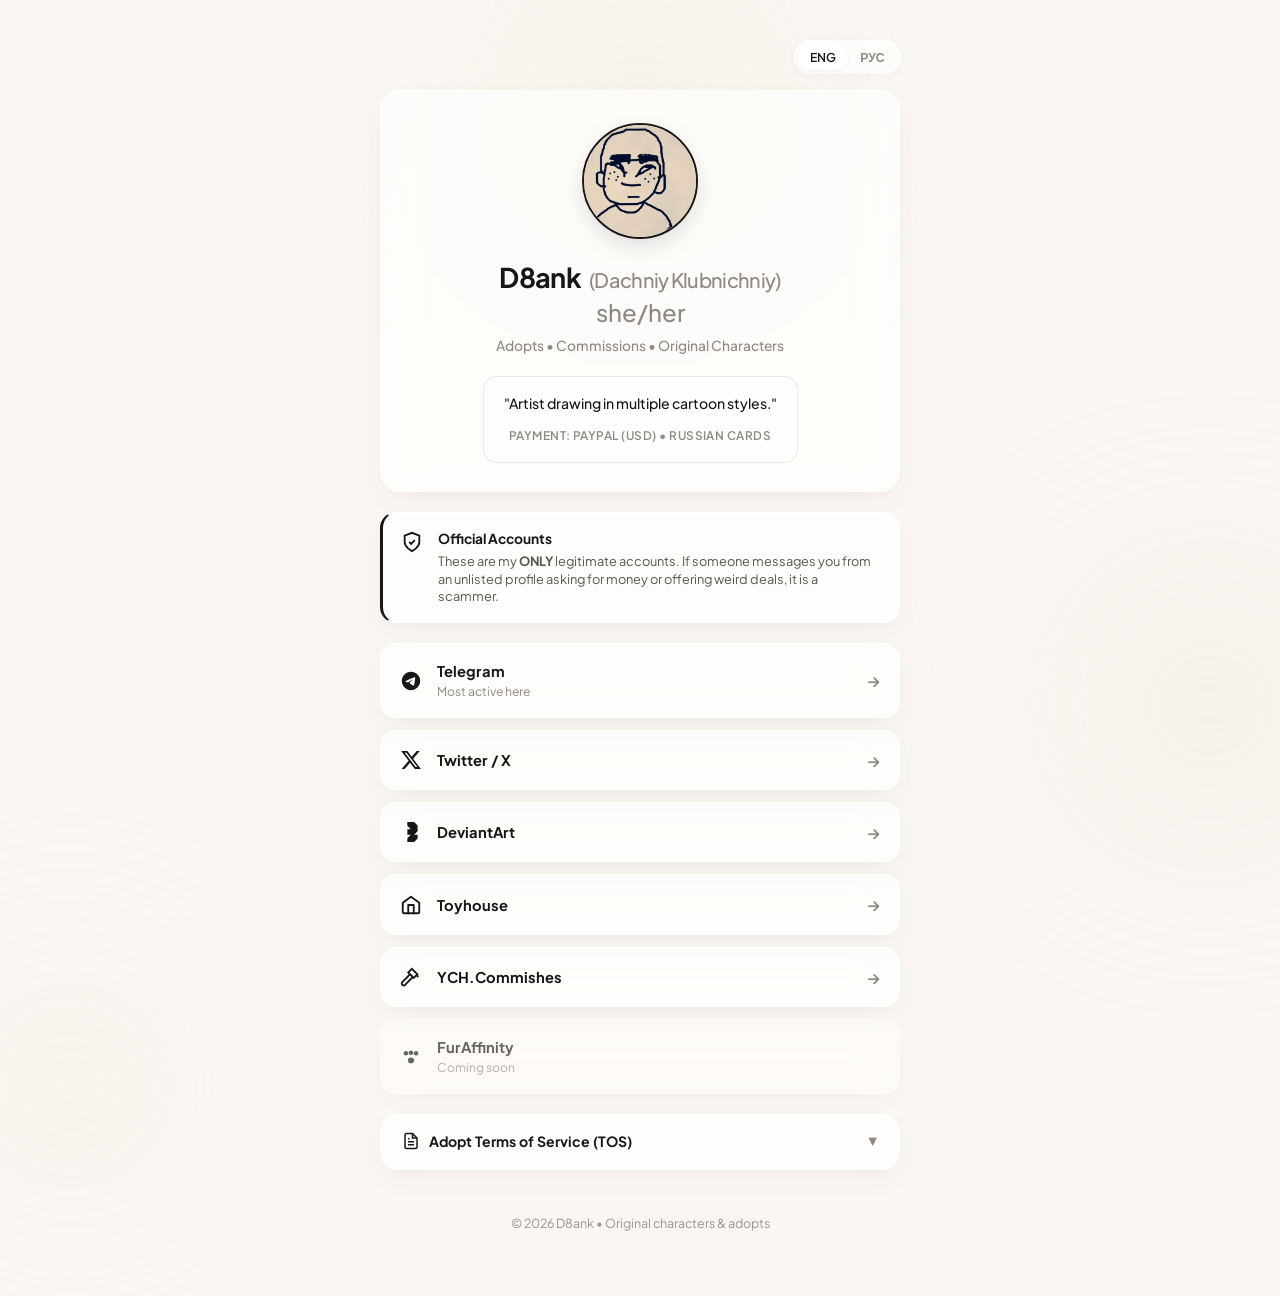
<file: index.html>
<!DOCTYPE html>
<html lang="en" data-lang="en">
<head>
  <meta charset="UTF-8">
  <meta name="viewport" content="width=device-width, initial-scale=1.0">
  <title>D8ank | Official Hub & Links</title>
  
  <!-- Шрифт для журнальной типографики -->
  <link rel="preconnect" href="https://fonts.googleapis.com">
  <link rel="preconnect" href="https://fonts.gstatic.com" crossorigin>
  <link href="https://fonts.googleapis.com/css2?family=Plus+Jakarta+Sans:wght@400;500;600;700&display=swap" rel="stylesheet">
  
  <link rel="stylesheet" href="style.css">
</head>
<body>

  <!-- Мягкие размытые сферы на фоне -->
  <div class="ambient-glow glow-top"></div>
  <div class="ambient-glow glow-middle"></div>
  <div class="ambient-glow glow-bottom"></div>

  <main class="page-container">

    <!-- Переключатель языка EN / РУС -->
    <div class="lang-switch-wrapper">
      <div class="lang-switch-pill">
        <button type="button" class="lang-btn active" id="btn-en" onclick="setLanguage('en')">ENG</button>
        <button type="button" class="lang-btn" id="btn-ru" onclick="setLanguage('ru')">РУС</button>
      </div>
    </div>
    
    <!-- Шапка профиля -->
    <header class="profile-header glass-panel">
      
      <!-- Круглая аватарка с темной графитовой окантовкой -->
      <div class="avatar-container">
        <div class="avatar-ring">
          <img 
            src="cota" 
            alt="Artist Avatar" 
            class="avatar-img"
          >
        </div>
      </div>


      <!-- Никнейм с расшифровкой в скобках -->
      <h1 class="profile-name">
        D8ank
        <span class="nickname-alt lang-en">(Dachniy Klubnichniy)</span>
        <span class="nickname-alt lang-ru">(Дачный Клубничный)</span>
      </h1>

      <!-- Местоимения под ником -->
      <div class="pronouns-box">
        <span class="pronouns lang-en">she/her</span>
        <span class="pronouns lang-ru">она/её</span>
      </div>

            <!-- Деятельность через точки -->
      <p class="profile-tagline">
        <span class="lang-en">Adopts • Commissions • Original Characters</span>
        <span class="lang-ru">Адопты • Заказы • Личные персонажи</span>
      </p>


            <!-- Описание / Био в рамке -->
      <div class="bio-glass-card">
        <p class="bio-text">
          <span class="lang-en">"Artist drawing in multiple cartoon styles."</span>
          <span class="lang-ru">"Художник, рисующий в нескольких мультяшных стилях."</span>
        </p>
                <!-- Способы оплаты в шапке -->
        <span class="bio-meta">
          <span class="lang-en">Payment: PayPal (USD) • Russian cards</span>
          <span class="lang-ru">Оплата: PayPal (USD) • Карты РФ</span>
        </span>

      </div>

    </header>

    <!-- Защита от скамеров / Верификация -->
    <section class="anti-scam-glass">
      <div class="shield-icon">
        <svg viewBox="0 0 24 24" fill="none" stroke="currentColor" stroke-width="2">
          <path d="M12 22s8-4 8-10V5l-8-3-8 3v7c0 6 8 10 8 10z"/>
          <path d="m9 12 2 2 4-4"/>
        </svg>
      </div>
      <div class="anti-scam-text">
        <h3 class="lang-en">Official Accounts</h3>
        <h3 class="lang-ru">Официальные аккаунты</h3>
        
        <p class="lang-en">These are my <strong>ONLY</strong> legitimate accounts. If someone messages you from an unlisted profile asking for money or offering weird deals, it is a scammer.</p>
        <p class="lang-ru">Это мои <strong>ЕДИНСТВЕННЫЕ</strong> официальные контакты. Если вам пишут от моего имени с других страниц или предлагают сомнительные сделки — это мошенники.</p>
      </div>
    </section>

        <!-- Ссылки -->
    <section class="links-stack">

      <!-- 1. Telegram (Главная база) -->
      <a href="https://t.me/pikitych" target="_blank" rel="noopener noreferrer" class="link-card glass-panel">
        <div class="link-icon">
          <svg viewBox="0 0 24 24" fill="currentColor">
            <path d="M12 2C6.48 2 2 6.48 2 12s4.48 10 10 10 10-4.48 10-10S17.52 2 12 2zm4.64 6.8c-.15 1.58-.8 5.42-1.13 7.19-.14.75-.42 1-.68 1.03-.58.05-1.02-.38-1.58-.75-.88-.58-1.38-.94-2.23-1.5-.99-.65-.35-1.01.22-1.59.15-.15 2.71-2.48 2.76-2.69a.2.2 0 0 0-.05-.18c-.06-.05-.14-.03-.21-.02-.09.02-1.49.95-4.22 2.79-.4.27-.76.41-1.08.4-.36-.01-1.04-.2-1.55-.37-.63-.2-1.12-.31-1.08-.66.02-.18.27-.36.74-.55 2.92-1.27 4.86-2.11 5.83-2.51 2.78-1.16 3.35-1.36 3.73-1.36.08 0 .27.02.39.12.1.08.13.19.14.27-.01.06.01.24 0 .38z"/>
          </svg>
        </div>
        <div class="link-info">
          <span class="link-title">Telegram</span>
          <span class="link-subtitle lang-en">Most active here</span>
          <span class="link-subtitle lang-ru">Я чаще всего здесь</span>
        </div>
        <span class="link-chevron">→</span>
      </a>

      <!-- 2. Twitter / X (Активен) -->
      <a href="https://x.com/D8ank" target="_blank" rel="noopener noreferrer" class="link-card glass-panel">
        <div class="link-icon">
          <svg viewBox="0 0 24 24" fill="currentColor">
            <path d="M18.244 2.25h3.308l-7.227 8.26 8.502 11.24H16.17l-5.214-6.817L4.99 21.75H1.68l7.73-8.835L1.254 2.25H8.08l4.713 6.231zm-1.161 17.52h1.833L7.084 4.126H5.117z"/>
          </svg>
        </div>
        <div class="link-info">
          <span class="link-title">Twitter / X</span>
        </div>
        <span class="link-chevron">→</span>
      </a>

      <!-- 3. DeviantArt (Активен) -->
      <a href="https://www.deviantart.com/d8ank" target="_blank" rel="noopener noreferrer" class="link-card glass-panel">
        <div class="link-icon">
          <svg viewBox="0 0 24 24" fill="currentColor">
            <path d="M19.207 4.793L15.414 1H8v4.207l3.793 3.793H8V15h3.793L8 18.793V23h7.414l3.793-3.793V15h-3.793l3.793-3.793V4.793z"/>
          </svg>
        </div>
        <div class="link-info">
          <span class="link-title">DeviantArt</span>
        </div>
        <span class="link-chevron">→</span>
      </a>

      <!-- Toyhouse (активная карточка) -->
<a href="https://toyhou.se/D8ank" target="_blank" rel="noopener noreferrer" class="link-card glass-panel">
  <div class="link-icon">
    <svg width="22" height="22" viewBox="0 0 24 24" fill="none" stroke="currentColor" stroke-width="2" stroke-linecap="round" stroke-linejoin="round">
      <path d="M3 9.5L12 3l9 6.5V20a1 1 0 0 1-1 1H4a1 1 0 0 1-1-1V9.5z"></path>
      <polyline points="9 21 9 12 15 12 15 21"></polyline>
    </svg>
  </div>
  <div class="link-info">
    <span class="link-title">Toyhouse</span>
  </div>
  <span class="link-chevron">→</span>
</a>


         <!-- YCH.Commishes (Прямая ссылка на твой профиль) -->
      <a href="https://ping.commishes.com/@D8ank" target="_blank" rel="noopener noreferrer" class="link-card glass-panel">
        <div class="link-icon">
          <svg viewBox="0 0 24 24" fill="none" stroke="currentColor" stroke-width="2">
            <path d="m14 12-8.5 8.5a2.12 2.12 0 1 1-3-3L11 9"/>
            <path d="M15 13 9 7l4-4 6 6-4 4Z"/>
            <path d="m18 10 2 2"/>
          </svg>
        </div>
        <div class="link-info">
          <span class="link-title">YCH.Commishes</span>
        </div>
        <span class="link-chevron">→</span>
      </a>



      <!-- 6. FurAffinity (Скоро) -->
      <div class="link-card glass-panel" style="opacity: 0.65; cursor: default;">
        <div class="link-icon">
          <svg viewBox="0 0 24 24" fill="currentColor">
            <path d="M12 13.5c-1.9 0-3.5 1.3-3.5 3 0 1.9 1.6 3.5 3.5 3.5s3.5-1.6 3.5-3.5c0-1.7-1.6-3-3.5-3zm-5.5-2c1.4 0 2.5-1.1 2.5-2.5S7.9 6.5 6.5 6.5 4 7.6 4 9s1.1 2.5 2.5 2.5zm11 0c1.4 0 2.5-1.1 2.5-2.5S18.9 6.5 17.5 6.5 15 7.6 15 9s1.1 2.5 2.5 2.5zM12 11c1.4 0 2.5-1.1 2.5-2.5S13.4 6 12 6s-2.5 1.1-2.5 2.5S10.6 11 12 11z"/>
          </svg>
        </div>
        <div class="link-info">
          <span class="link-title">FurAffinity</span>
          <span class="link-subtitle lang-en">Coming soon</span>
          <span class="link-subtitle lang-ru">Скоро открытие</span>
        </div>
      </div>


    </section>

    <!-- Аккордеон с правилами (TOS) -->
    <section class="tos-accordion glass-panel">
      <button type="button" class="tos-head-btn" onclick="toggleTOS()">
        <span class="tos-head-left">
          <svg viewBox="0 0 24 24" fill="none" stroke="currentColor" stroke-width="2" class="tos-icon">
            <path d="M14 2H6a2 2 0 0 0-2 2v16a2 2 0 0 0 2 2h12a2 2 0 0 0 2-2V8z"/>
            <polyline points="14 2 14 8 20 8"/>
            <line x1="16" y1="13" x2="8" y2="13"/>
            <line x1="16" y1="17" x2="8" y2="17"/>
            <polyline points="10 9 9 9 8 9"/>
          </svg>
          <span class="lang-en">Adopt Terms of Service (TOS)</span>
          <span class="lang-ru">Правила покупки адоптов (TOS)</span>
        </span>
        <span id="tos-arrow" class="tos-arrow">▼</span>
      </button>

            <div id="tos-body" class="tos-body">
        <!-- Правила на Английском -->
        <ul class="tos-list lang-en">
          <li><strong>Payment & Holds:</strong> Full payment via PayPal (USD) or Russian bank cards must be sent within 24 hours after claiming or auction end. Holds are negotiable and strictly require a non-refundable 20% deposit upfront. Character files are transferred only after 100% payment.</li>
          <li><strong>Delivery & Files:</strong> High-resolution files are delivered in JPG format by default. If you need separate transparent PNG files, please let me know and I will provide them with pleasure.</li>
          <li><strong>Rights & Ownership:</strong> Do not claim yourself as the original designer (always credit me as the creator). Other than that, you have total creative freedom: feel free to change the design, develop lore, gift, trade, or resell without restrictions.</li>
          <li><strong>Refunds:</strong> All payments and hold deposits are final. No refunds or chargebacks under any circumstances.</li>
        </ul>

        <!-- Правила на Русском -->
        <ul class="tos-list lang-ru">
          <li><strong>Оплата и бронь:</strong> Полная оплата через PayPal (USD) или Карты РФ в течение 24 часов после окончания аукциона или автобая. Бронь возможна по договоренности с обязательным невозвратным залогом 20% от суммы. Исходники отдаются строго после полной оплаты.</li>
          <li><strong>Передача файлов:</strong> Основные файлы отправляются в формате JPG высокого разрешения. Если вам нужны отдельные прозрачные файлы PNG — просто предупредите меня, скину без проблем.</li>
          <li><strong>Права и использование:</strong> Запрещено присваивать себе авторство оригинального дизайна (указывайте меня как автора). В остальном — полная свобода: разрешены любые изменения, развитие персонажа, дарение, обмен и свободная перепродажа без ограничений.</li>
          <li><strong>Возврат средств:</strong> Все платежи и залоги окончательны. Возврат средств и отмена переводов (чарджбеки) не предусмотрены.</li>
        </ul>
      </div>

    </section>

    <!-- Футер страницы (по центру и аккуратный мелкий шрифт) -->
    <footer class="profile-footer" style="text-align: center; font-size: 0.78rem; opacity: 0.6; margin-top: 24px; padding-bottom: 24px;">
      <p class="footer-copy" style="margin: 0;">
        <span class="lang-en">© 2026 D8ank • Original characters & adopts</span>
        <span class="lang-ru">© 2026 D8ank • Авторские персонажи и адопты</span>
      </p>
    </footer>



  </main>


  <script>
    function setLanguage(lang) {
      document.documentElement.setAttribute('data-lang', lang);
      document.getElementById('btn-en').classList.toggle('active', lang === 'en');
      document.getElementById('btn-ru').classList.toggle('active', lang === 'ru');
    }

    function toggleTOS() {
      const body = document.getElementById('tos-body');
      const arrow = document.getElementById('tos-arrow');
      body.classList.toggle('open');
      arrow.classList.toggle('open');
    }

    function copyDiscord(tag) {
      navigator.clipboard.writeText(tag).then(() => {
        const toast = document.getElementById('toast');
        toast.classList.add('visible');
        setTimeout(() => toast.classList.remove('visible'), 2400);
      });
    }
  </script>
</body>
</html>
</file>
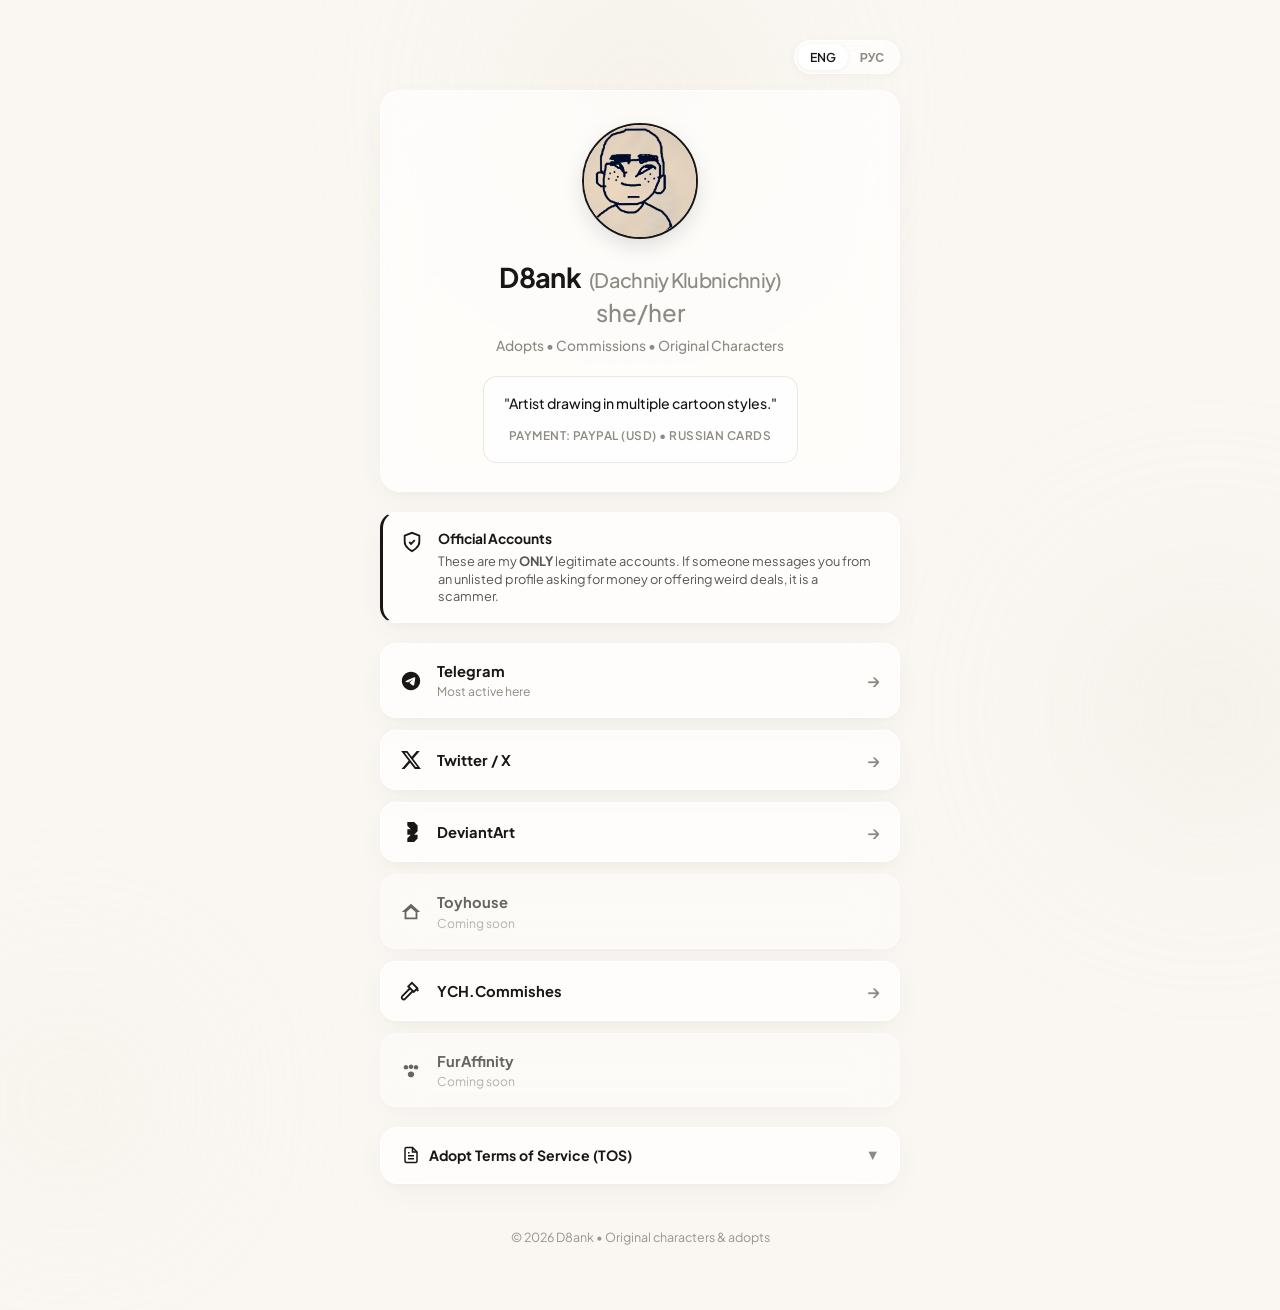
<file: Сайт мой/index.html>
<!DOCTYPE html>
<html lang="en" data-lang="en">
<head>
  <meta charset="UTF-8">
  <meta name="viewport" content="width=device-width, initial-scale=1.0">
  <title>D8ank | Official Hub & Links</title>
  
  <!-- Шрифт для журнальной типографики -->
  <link rel="preconnect" href="https://fonts.googleapis.com">
  <link rel="preconnect" href="https://fonts.gstatic.com" crossorigin>
  <link href="https://fonts.googleapis.com/css2?family=Plus+Jakarta+Sans:wght@400;500;600;700&display=swap" rel="stylesheet">
  
  <link rel="stylesheet" href="style.css">
</head>
<body>

  <!-- Мягкие размытые сферы на фоне -->
  <div class="ambient-glow glow-top"></div>
  <div class="ambient-glow glow-middle"></div>
  <div class="ambient-glow glow-bottom"></div>

  <main class="page-container">

    <!-- Переключатель языка EN / РУС -->
    <div class="lang-switch-wrapper">
      <div class="lang-switch-pill">
        <button type="button" class="lang-btn active" id="btn-en" onclick="setLanguage('en')">ENG</button>
        <button type="button" class="lang-btn" id="btn-ru" onclick="setLanguage('ru')">РУС</button>
      </div>
    </div>
    
    <!-- Шапка профиля -->
    <header class="profile-header glass-panel">
      
      <!-- Круглая аватарка с темной графитовой окантовкой -->
      <div class="avatar-container">
        <div class="avatar-ring">
          <img 
            src="cota" 
            alt="Artist Avatar" 
            class="avatar-img"
          >
        </div>
      </div>


      <!-- Никнейм с расшифровкой в скобках -->
      <h1 class="profile-name">
        D8ank
        <span class="nickname-alt lang-en">(Dachniy Klubnichniy)</span>
        <span class="nickname-alt lang-ru">(Дачный Клубничный)</span>
      </h1>

      <!-- Местоимения под ником -->
      <div class="pronouns-box">
        <span class="pronouns lang-en">she/her</span>
        <span class="pronouns lang-ru">она/её</span>
      </div>

            <!-- Деятельность через точки -->
      <p class="profile-tagline">
        <span class="lang-en">Adopts • Commissions • Original Characters</span>
        <span class="lang-ru">Адопты • Заказы • Личные персонажи</span>
      </p>


            <!-- Описание / Био в рамке -->
      <div class="bio-glass-card">
        <p class="bio-text">
          <span class="lang-en">"Artist drawing in multiple cartoon styles."</span>
          <span class="lang-ru">"Художник, рисующий в нескольких мультяшных стилях."</span>
        </p>
                <!-- Способы оплаты в шапке -->
        <span class="bio-meta">
          <span class="lang-en">Payment: PayPal (USD) • Russian cards</span>
          <span class="lang-ru">Оплата: PayPal (USD) • Карты РФ</span>
        </span>

      </div>

    </header>

    <!-- Защита от скамеров / Верификация -->
    <section class="anti-scam-glass">
      <div class="shield-icon">
        <svg viewBox="0 0 24 24" fill="none" stroke="currentColor" stroke-width="2">
          <path d="M12 22s8-4 8-10V5l-8-3-8 3v7c0 6 8 10 8 10z"/>
          <path d="m9 12 2 2 4-4"/>
        </svg>
      </div>
      <div class="anti-scam-text">
        <h3 class="lang-en">Official Accounts</h3>
        <h3 class="lang-ru">Официальные аккаунты</h3>
        
        <p class="lang-en">These are my <strong>ONLY</strong> legitimate accounts. If someone messages you from an unlisted profile asking for money or offering weird deals, it is a scammer.</p>
        <p class="lang-ru">Это мои <strong>ЕДИНСТВЕННЫЕ</strong> официальные контакты. Если вам пишут от моего имени с других страниц или предлагают сомнительные сделки — это мошенники.</p>
      </div>
    </section>

        <!-- Ссылки -->
    <section class="links-stack">

      <!-- 1. Telegram (Главная база) -->
      <a href="https://t.me/pikitych" target="_blank" rel="noopener noreferrer" class="link-card glass-panel">
        <div class="link-icon">
          <svg viewBox="0 0 24 24" fill="currentColor">
            <path d="M12 2C6.48 2 2 6.48 2 12s4.48 10 10 10 10-4.48 10-10S17.52 2 12 2zm4.64 6.8c-.15 1.58-.8 5.42-1.13 7.19-.14.75-.42 1-.68 1.03-.58.05-1.02-.38-1.58-.75-.88-.58-1.38-.94-2.23-1.5-.99-.65-.35-1.01.22-1.59.15-.15 2.71-2.48 2.76-2.69a.2.2 0 0 0-.05-.18c-.06-.05-.14-.03-.21-.02-.09.02-1.49.95-4.22 2.79-.4.27-.76.41-1.08.4-.36-.01-1.04-.2-1.55-.37-.63-.2-1.12-.31-1.08-.66.02-.18.27-.36.74-.55 2.92-1.27 4.86-2.11 5.83-2.51 2.78-1.16 3.35-1.36 3.73-1.36.08 0 .27.02.39.12.1.08.13.19.14.27-.01.06.01.24 0 .38z"/>
          </svg>
        </div>
        <div class="link-info">
          <span class="link-title">Telegram</span>
          <span class="link-subtitle lang-en">Most active here</span>
          <span class="link-subtitle lang-ru">Я чаще всего здесь</span>
        </div>
        <span class="link-chevron">→</span>
      </a>

      <!-- 2. Twitter / X (Активен) -->
      <a href="https://x.com/D8ank" target="_blank" rel="noopener noreferrer" class="link-card glass-panel">
        <div class="link-icon">
          <svg viewBox="0 0 24 24" fill="currentColor">
            <path d="M18.244 2.25h3.308l-7.227 8.26 8.502 11.24H16.17l-5.214-6.817L4.99 21.75H1.68l7.73-8.835L1.254 2.25H8.08l4.713 6.231zm-1.161 17.52h1.833L7.084 4.126H5.117z"/>
          </svg>
        </div>
        <div class="link-info">
          <span class="link-title">Twitter / X</span>
        </div>
        <span class="link-chevron">→</span>
      </a>

      <!-- 3. DeviantArt (Активен) -->
      <a href="https://www.deviantart.com/d8ank" target="_blank" rel="noopener noreferrer" class="link-card glass-panel">
        <div class="link-icon">
          <svg viewBox="0 0 24 24" fill="currentColor">
            <path d="M19.207 4.793L15.414 1H8v4.207l3.793 3.793H8V15h3.793L8 18.793V23h7.414l3.793-3.793V15h-3.793l3.793-3.793V4.793z"/>
          </svg>
        </div>
        <div class="link-info">
          <span class="link-title">DeviantArt</span>
        </div>
        <span class="link-chevron">→</span>
      </a>

      <!-- 4. Toyhouse (Скоро) -->
      <div class="link-card glass-panel" style="opacity: 0.65; cursor: default;">
        <div class="link-icon">
          <svg viewBox="0 0 24 24" fill="currentColor">
            <path d="M12 3L2 12h3v8h14v-8h3L12 3zm0 4.5l5 4.5v6H7v-6l5-4.5z"/>
          </svg>
        </div>
        <div class="link-info">
          <span class="link-title">Toyhouse</span>
          <span class="link-subtitle lang-en">Coming soon</span>
          <span class="link-subtitle lang-ru">Скоро открытие</span>
        </div>
      </div>

         <!-- YCH.Commishes (Прямая ссылка на твой профиль) -->
      <a href="https://ping.commishes.com/@D8ank" target="_blank" rel="noopener noreferrer" class="link-card glass-panel">
        <div class="link-icon">
          <svg viewBox="0 0 24 24" fill="none" stroke="currentColor" stroke-width="2">
            <path d="m14 12-8.5 8.5a2.12 2.12 0 1 1-3-3L11 9"/>
            <path d="M15 13 9 7l4-4 6 6-4 4Z"/>
            <path d="m18 10 2 2"/>
          </svg>
        </div>
        <div class="link-info">
          <span class="link-title">YCH.Commishes</span>
        </div>
        <span class="link-chevron">→</span>
      </a>



      <!-- 6. FurAffinity (Скоро) -->
      <div class="link-card glass-panel" style="opacity: 0.65; cursor: default;">
        <div class="link-icon">
          <svg viewBox="0 0 24 24" fill="currentColor">
            <path d="M12 13.5c-1.9 0-3.5 1.3-3.5 3 0 1.9 1.6 3.5 3.5 3.5s3.5-1.6 3.5-3.5c0-1.7-1.6-3-3.5-3zm-5.5-2c1.4 0 2.5-1.1 2.5-2.5S7.9 6.5 6.5 6.5 4 7.6 4 9s1.1 2.5 2.5 2.5zm11 0c1.4 0 2.5-1.1 2.5-2.5S18.9 6.5 17.5 6.5 15 7.6 15 9s1.1 2.5 2.5 2.5zM12 11c1.4 0 2.5-1.1 2.5-2.5S13.4 6 12 6s-2.5 1.1-2.5 2.5S10.6 11 12 11z"/>
          </svg>
        </div>
        <div class="link-info">
          <span class="link-title">FurAffinity</span>
          <span class="link-subtitle lang-en">Coming soon</span>
          <span class="link-subtitle lang-ru">Скоро открытие</span>
        </div>
      </div>


    </section>

    <!-- Аккордеон с правилами (TOS) -->
    <section class="tos-accordion glass-panel">
      <button type="button" class="tos-head-btn" onclick="toggleTOS()">
        <span class="tos-head-left">
          <svg viewBox="0 0 24 24" fill="none" stroke="currentColor" stroke-width="2" class="tos-icon">
            <path d="M14 2H6a2 2 0 0 0-2 2v16a2 2 0 0 0 2 2h12a2 2 0 0 0 2-2V8z"/>
            <polyline points="14 2 14 8 20 8"/>
            <line x1="16" y1="13" x2="8" y2="13"/>
            <line x1="16" y1="17" x2="8" y2="17"/>
            <polyline points="10 9 9 9 8 9"/>
          </svg>
          <span class="lang-en">Adopt Terms of Service (TOS)</span>
          <span class="lang-ru">Правила покупки адоптов (TOS)</span>
        </span>
        <span id="tos-arrow" class="tos-arrow">▼</span>
      </button>

            <div id="tos-body" class="tos-body">
        <!-- Правила на Английском -->
        <ul class="tos-list lang-en">
          <li><strong>Payment & Holds:</strong> Full payment via PayPal (USD) or Russian bank cards must be sent within 24 hours after claiming or auction end. Holds are negotiable and strictly require a non-refundable 20% deposit upfront. Character files are transferred only after 100% payment.</li>
          <li><strong>Delivery & Files:</strong> High-resolution files are delivered in JPG format by default. If you need separate transparent PNG files, please let me know and I will provide them with pleasure.</li>
          <li><strong>Rights & Ownership:</strong> Do not claim yourself as the original designer (always credit me as the creator). Other than that, you have total creative freedom: feel free to change the design, develop lore, gift, trade, or resell without restrictions.</li>
          <li><strong>Refunds:</strong> All payments and hold deposits are final. No refunds or chargebacks under any circumstances.</li>
        </ul>

        <!-- Правила на Русском -->
        <ul class="tos-list lang-ru">
          <li><strong>Оплата и бронь:</strong> Полная оплата через PayPal (USD) или Карты РФ в течение 24 часов после окончания аукциона или автобая. Бронь возможна по договоренности с обязательным невозвратным залогом 20% от суммы. Исходники отдаются строго после полной оплаты.</li>
          <li><strong>Передача файлов:</strong> Основные файлы отправляются в формате JPG высокого разрешения. Если вам нужны отдельные прозрачные файлы PNG — просто предупредите меня, скину без проблем.</li>
          <li><strong>Права и использование:</strong> Запрещено присваивать себе авторство оригинального дизайна (указывайте меня как автора). В остальном — полная свобода: разрешены любые изменения, развитие персонажа, дарение, обмен и свободная перепродажа без ограничений.</li>
          <li><strong>Возврат средств:</strong> Все платежи и залоги окончательны. Возврат средств и отмена переводов (чарджбеки) не предусмотрены.</li>
        </ul>
      </div>

    </section>

    <!-- Футер страницы (по центру и аккуратный мелкий шрифт) -->
    <footer class="profile-footer" style="text-align: center; font-size: 0.78rem; opacity: 0.6; margin-top: 24px; padding-bottom: 24px;">
      <p class="footer-copy" style="margin: 0;">
        <span class="lang-en">© 2026 D8ank • Original characters & adopts</span>
        <span class="lang-ru">© 2026 D8ank • Авторские персонажи и адопты</span>
      </p>
    </footer>



  </main>


  <script>
    function setLanguage(lang) {
      document.documentElement.setAttribute('data-lang', lang);
      document.getElementById('btn-en').classList.toggle('active', lang === 'en');
      document.getElementById('btn-ru').classList.toggle('active', lang === 'ru');
    }

    function toggleTOS() {
      const body = document.getElementById('tos-body');
      const arrow = document.getElementById('tos-arrow');
      body.classList.toggle('open');
      arrow.classList.toggle('open');
    }

    function copyDiscord(tag) {
      navigator.clipboard.writeText(tag).then(() => {
        const toast = document.getElementById('toast');
        toast.classList.add('visible');
        setTimeout(() => toast.classList.remove('visible'), 2400);
      });
    }
  </script>
</body>
</html>
</file>
<file: style.css>
/* =========================================================
   ПАЛИТРА: МОЛОЧНО-КРЕМОВЫЙ МАТОВЫЙ СТИЛЬ + ГРАФИТОВЫЙ АКЦЕНТ
   ========================================================= */
:root {
  --bg-cream: #FAF7F2;               /* Основной молочный фон */
  
  /* Эффект матового стекла */
  --glass-bg: rgba(255, 255, 255, 0.68);
  --glass-bg-hover: rgba(255, 255, 255, 0.92);
  --glass-border: rgba(255, 255, 255, 0.85);
  --glass-border-subtle: rgba(226, 220, 210, 0.65);
  
  /* Текстовые цвета */
  --text-primary: #181716;           /* Глубокий темный графит для заголовков */
  --text-secondary: #585550;         /* Приглушенный темный для текста */
  --text-muted: #8E8A83;             /* Мягкий бежево-серый */
  
  /* Тени */
  --glass-shadow: 0 10px 30px -4px rgba(70, 60, 45, 0.05), 0 4px 12px -2px rgba(70, 60, 45, 0.03);
  --glass-shadow-hover: 0 14px 34px -4px rgba(50, 40, 30, 0.09), 0 6px 14px -2px rgba(50, 40, 30, 0.04);
}

/* =========================================================
   ПЕРЕКЛЮЧЕНИЕ ЯЗЫКА (EN / RU)
   ========================================================= */
[data-lang="en"] .lang-ru {
  display: none !important;
}

[data-lang="ru"] .lang-en {
  display: none !important;
}

/* =========================================================
   БАЗОВЫЕ НАСТРОЙКИ
   ========================================================= */
* {
  margin: 0;
  padding: 0;
  box-sizing: border-box;
}

body {
  font-family: 'Plus Jakarta Sans', -apple-system, BlinkMacSystemFont, "Segoe UI", Roboto, sans-serif;
  background-color: var(--bg-cream);
  color: var(--text-secondary);
  line-height: 1.5;
  min-height: 100vh;
  display: flex;
  justify-content: center;
  position: relative;
  overflow-x: hidden;
  padding: 2.5rem 1.2rem;
}

/* =========================================================
   МЯГКИЙ РАЗМЫТЫЙ ФОН (AMBIENT GLOW)
   ========================================================= */
.ambient-glow {
  position: absolute;
  border-radius: 50%;
  filter: blur(100px);
  pointer-events: none;
  z-index: 0;
  opacity: 0.6;
}

.glow-top {
  width: 360px;
  height: 360px;
  background: radial-gradient(circle, #ECE4D6 0%, rgba(236, 228, 214, 0) 70%);
  top: -80px;
  left: 50%;
  transform: translateX(-50%);
}

.glow-middle {
  width: 320px;
  height: 320px;
  background: radial-gradient(circle, #E4DCCF 0%, rgba(228, 220, 207, 0) 70%);
  top: 42%;
  right: -90px;
}

.glow-bottom {
  width: 300px;
  height: 300px;
  background: radial-gradient(circle, #EFE8DC 0%, rgba(239, 232, 220, 0) 70%);
  bottom: 60px;
  left: -80px;
}

/* =========================================================
   СТЕКЛЯННЫЕ ПАНЕЛИ (GLASSMORPHISM)
   ========================================================= */
.glass-panel {
  background: var(--glass-bg);
  backdrop-filter: blur(20px) saturate(130%);
  -webkit-backdrop-filter: blur(20px) saturate(130%);
  border: 1px solid var(--glass-border);
  box-shadow: var(--glass-shadow);
  border-radius: 20px;
}

.page-container {
  width: 100%;
  max-width: 520px;
  z-index: 1;
  display: flex;
  flex-direction: column;
  gap: 1.25rem;
}

/* =========================================================
   КНОПКИ ПЕРЕКЛЮЧЕНИЯ ЯЗЫКА
   ========================================================= */
.lang-switch-wrapper {
  display: flex;
  justify-content: flex-end;
  margin-bottom: -0.25rem;
}

.lang-switch-pill {
  background: rgba(255, 255, 255, 0.7);
  backdrop-filter: blur(12px);
  -webkit-backdrop-filter: blur(12px);
  border: 1px solid var(--glass-border);
  border-radius: 9999px;
  padding: 3px;
  display: flex;
  box-shadow: 0 2px 8px rgba(60, 50, 40, 0.04);
}

.lang-btn {
  background: transparent;
  border: none;
  font-family: inherit;
  font-size: 0.76rem;
  font-weight: 600;
  color: var(--text-muted);
  padding: 5px 12px;
  border-radius: 9999px;
  cursor: pointer;
  transition: all 0.2s ease;
}

.lang-btn.active {
  background: #FFFFFF;
  color: var(--text-primary);
  box-shadow: 0 1px 4px rgba(0,0,0,0.06);
}

/* =========================================================
   ШАПКА ПРОФИЛЯ И АВАТАРКА БЕЗ БЕЛЫХ ЗАЗОРОВ
   ========================================================= */
.profile-header {
  padding: 2rem 1.5rem 1.75rem;
  display: flex;
  flex-direction: column;
  align-items: center;
  text-align: center;
}

.avatar-container {
  margin-bottom: 1.1rem;
}

/* Картинка сидит вплотную к темной обводке */
.avatar-ring {
  width: 116px;
  height: 116px;
  border-radius: 50%;
  padding: 0;              /* Убран отступ, который давал белый зазор */
  overflow: hidden;         /* Обрезает аватарку строго по кругу */
  background: transparent;
  border: 2px solid var(--text-primary); /* Темная обводка под цвет текста */
  box-shadow: 0 8px 22px -2px rgba(24, 23, 22, 0.14);
  transition: transform 0.3s cubic-bezier(0.16, 1, 0.3, 1), box-shadow 0.3s ease;
}

.avatar-ring:hover {
  transform: scale(1.04);
  box-shadow: 0 12px 28px -2px rgba(24, 23, 22, 0.22);
}

.avatar-img {
  width: 100%;
  height: 100%;
  object-fit: cover;
  border-radius: 50%;
  display: block;
}

/* Чип статуса лички */
.status-chip {
  display: inline-flex;
  align-items: center;
  gap: 7px;
  background: rgba(255, 255, 255, 0.85);
  border: 1px solid var(--glass-border-subtle);
  padding: 4px 14px;
  border-radius: 9999px;
  font-size: 0.78rem;
  font-weight: 600;
  color: var(--text-primary);
  margin-bottom: 0.85rem;
}

.status-pulse {
  width: 7px;
  height: 7px;
  border-radius: 50%;
  background-color: var(--text-primary);
}

.profile-name {
  font-size: 1.7rem;
  font-weight: 700;
  color: var(--text-primary);
  letter-spacing: -0.025em;
  margin-bottom: 0.15rem;
  display: flex;
  align-items: baseline;
  justify-content: center;
  flex-wrap: wrap;
  gap: 0.5rem;
}

/* Серый ник в скобках рядом */
.nickname-alt {
  font-size: 1.25rem;
  font-weight: 500;
  color: var(--text-muted);
}

/* Местоимения под ником */
.pronouns-box {
  margin-bottom: 0.75rem;
  line-height: 1;
}

.pronouns {
  font-size: 1.5rem;
  font-weight: 500;
  color: var(--text-muted);
}




.profile-tagline {
  font-size: 0.86rem;
  font-weight: 500;
  color: var(--text-muted);
  margin-bottom: 1.25rem;
}

.bio-glass-card {
  background: rgba(255, 255, 255, 0.65);
  border: 1px solid var(--glass-border-subtle);
  border-radius: 14px;
  padding: 1rem 1.25rem;
  max-width: 440px;
}

.bio-text {
  font-size: 0.88rem;
  font-weight: 500;
  color: var(--text-primary);
  line-height: 1.45;
  margin-bottom: 0.5rem;
}

.bio-meta {
  font-size: 0.74rem;
  font-weight: 600;
  color: var(--text-muted);
  text-transform: uppercase;
  letter-spacing: 0.04em;
}

/* =========================================================
   БЛОК ANTI-SCAM
   ========================================================= */
.anti-scam-glass {
  background: rgba(255, 255, 255, 0.75);
  backdrop-filter: blur(16px);
  -webkit-backdrop-filter: blur(16px);
  border: 1px solid var(--glass-border);
  border-left: 3px solid var(--text-primary);
  border-radius: 16px;
  padding: 1rem 1.15rem;
  display: flex;
  gap: 0.9rem;
  align-items: flex-start;
  box-shadow: var(--glass-shadow);
}

.shield-icon {
  width: 22px;
  height: 22px;
  color: var(--text-primary);
  flex-shrink: 0;
  margin-top: 2px;
}

.anti-scam-text h3 {
  font-size: 0.86rem;
  font-weight: 700;
  color: var(--text-primary);
  margin-bottom: 0.2rem;
}

.anti-scam-text p {
  font-size: 0.8rem;
  color: var(--text-secondary);
  line-height: 1.4;
}

/* =========================================================
   СТЕКЛЯННЫЕ КНОПКИ-ССЫЛКИ
   ========================================================= */
.links-stack {
  display: flex;
  flex-direction: column;
  gap: 0.75rem;
}

.link-card {
  display: flex;
  align-items: center;
  gap: 0.9rem;
  padding: 1rem 1.2rem;
  text-decoration: none;
  color: inherit;
  transition: all 0.22s cubic-bezier(0.16, 1, 0.3, 1);
  cursor: pointer;
  width: 100%;
  font-family: inherit;
  border-radius: 16px;
}

.link-card:hover {
  background: var(--glass-bg-hover);
  border-color: #D6CEC2;
  transform: translateY(-2px);
  box-shadow: var(--glass-shadow-hover);
}

.btn-clickable {
  text-align: left;
  border: 1px solid var(--glass-border);
}

.link-icon {
  width: 22px;
  height: 22px;
  color: var(--text-primary);
  display: flex;
  align-items: center;
  justify-content: center;
  flex-shrink: 0;
}

.link-info {
  flex: 1;
  display: flex;
  flex-direction: column;
}

.link-title {
  font-size: 0.92rem;
  font-weight: 700;
  color: var(--text-primary);
}

.link-subtitle {
  font-size: 0.76rem;
  color: var(--text-muted);
}

.link-chevron {
  color: var(--text-muted);
  font-size: 1.1rem;
  font-weight: 600;
  transition: transform 0.2s ease, color 0.2s ease;
}

.link-card:hover .link-chevron {
  transform: translateX(4px);
  color: var(--text-primary);
}

.copy-pill {
  font-size: 0.72rem;
  font-weight: 600;
  background: rgba(235, 230, 222, 0.7);
  color: var(--text-primary);
  padding: 3px 8px;
  border-radius: 6px;
}

/* =========================================================
   РАСКРЫВАЮЩИЕСЯ ПРАВИЛА (TOS)
   ========================================================= */
.tos-accordion {
  border-radius: 18px;
  overflow: hidden;
}

.tos-head-btn {
  width: 100%;
  display: flex;
  justify-content: space-between;
  align-items: center;
  padding: 1.1rem 1.3rem;
  background: transparent;
  border: none;
  font-family: inherit;
  font-size: 0.88rem;
  font-weight: 700;
  color: var(--text-primary);
  cursor: pointer;
}

.tos-head-left {
  display: flex;
  align-items: center;
  gap: 0.55rem;
}

.tos-icon {
  width: 18px;
  height: 18px;
}

.tos-arrow {
  font-size: 0.7rem;
  color: var(--text-muted);
  transition: transform 0.25s ease;
}

.tos-arrow.open {
  transform: rotate(180deg);
}

.tos-body {
  max-height: 0;
  overflow: hidden;
  transition: max-height 0.35s ease, padding 0.35s ease;
  padding: 0 1.3rem;
  background: rgba(255, 255, 255, 0.4);
  border-top: 1px solid transparent;
}

.tos-body.open {
  max-height: 480px;
  padding: 1rem 1.3rem 1.3rem;
  border-top-color: var(--glass-border-subtle);
}

.tos-list {
  list-style: none;
  font-size: 0.82rem;
  line-height: 1.55;
  display: flex;
  flex-direction: column;
  gap: 0.65rem;
}

.tos-list strong {
  color: var(--text-primary);
}

/* =========================================================
   ПОДВАЛ
   ========================================================= */
.page-footer {
  text-align: center;
  padding-top: 0.5rem;
  font-size: 0.78rem;
  color: var(--text-muted);
}

.footer-sub {
  font-size: 0.72rem;
  color: #A39F97;
  margin-top: 2px;
}

/* =========================================================
   ВСПЛЫВАЮЩИЙ TOAST
   ========================================================= */
.toast-notification {
  position: fixed;
  bottom: 24px;
  left: 50%;
  transform: translateX(-50%) translateY(90px);
  background: var(--text-primary);
  color: #FFFFFF;
  padding: 0.65rem 1.25rem;
  border-radius: 9999px;
  font-size: 0.82rem;
  font-weight: 500;
  box-shadow: 0 8px 24px rgba(0,0,0,0.18);
  opacity: 0;
  pointer-events: none;
  transition: all 0.3s cubic-bezier(0.16, 1, 0.3, 1);
  z-index: 100;
}

.toast-notification.visible {
  transform: translateX(-50%) translateY(0);
  opacity: 1;
}

/* =========================================================
   АДАПТИВ ДЛЯ СМАРТФОНОВ
   ========================================================= */
@media (max-width: 480px) {
  body {
    padding: 1.5rem 0.85rem;
  }
  
  .avatar-ring {
    width: 102px;
    height: 102px;
  }
  
  .profile-name {
    font-size: 1.5rem;
  }

  .link-card {
    padding: 0.85rem 1rem;
  }
}
</file>
<file: Сайт мой/style.css>
/* =========================================================
   ПАЛИТРА: МОЛОЧНО-КРЕМОВЫЙ МАТОВЫЙ СТИЛЬ + ГРАФИТОВЫЙ АКЦЕНТ
   ========================================================= */
:root {
  --bg-cream: #FAF7F2;               /* Основной молочный фон */
  
  /* Эффект матового стекла */
  --glass-bg: rgba(255, 255, 255, 0.68);
  --glass-bg-hover: rgba(255, 255, 255, 0.92);
  --glass-border: rgba(255, 255, 255, 0.85);
  --glass-border-subtle: rgba(226, 220, 210, 0.65);
  
  /* Текстовые цвета */
  --text-primary: #181716;           /* Глубокий темный графит для заголовков */
  --text-secondary: #585550;         /* Приглушенный темный для текста */
  --text-muted: #8E8A83;             /* Мягкий бежево-серый */
  
  /* Тени */
  --glass-shadow: 0 10px 30px -4px rgba(70, 60, 45, 0.05), 0 4px 12px -2px rgba(70, 60, 45, 0.03);
  --glass-shadow-hover: 0 14px 34px -4px rgba(50, 40, 30, 0.09), 0 6px 14px -2px rgba(50, 40, 30, 0.04);
}

/* =========================================================
   ПЕРЕКЛЮЧЕНИЕ ЯЗЫКА (EN / RU)
   ========================================================= */
[data-lang="en"] .lang-ru {
  display: none !important;
}

[data-lang="ru"] .lang-en {
  display: none !important;
}

/* =========================================================
   БАЗОВЫЕ НАСТРОЙКИ
   ========================================================= */
* {
  margin: 0;
  padding: 0;
  box-sizing: border-box;
}

body {
  font-family: 'Plus Jakarta Sans', -apple-system, BlinkMacSystemFont, "Segoe UI", Roboto, sans-serif;
  background-color: var(--bg-cream);
  color: var(--text-secondary);
  line-height: 1.5;
  min-height: 100vh;
  display: flex;
  justify-content: center;
  position: relative;
  overflow-x: hidden;
  padding: 2.5rem 1.2rem;
}

/* =========================================================
   МЯГКИЙ РАЗМЫТЫЙ ФОН (AMBIENT GLOW)
   ========================================================= */
.ambient-glow {
  position: absolute;
  border-radius: 50%;
  filter: blur(100px);
  pointer-events: none;
  z-index: 0;
  opacity: 0.6;
}

.glow-top {
  width: 360px;
  height: 360px;
  background: radial-gradient(circle, #ECE4D6 0%, rgba(236, 228, 214, 0) 70%);
  top: -80px;
  left: 50%;
  transform: translateX(-50%);
}

.glow-middle {
  width: 320px;
  height: 320px;
  background: radial-gradient(circle, #E4DCCF 0%, rgba(228, 220, 207, 0) 70%);
  top: 42%;
  right: -90px;
}

.glow-bottom {
  width: 300px;
  height: 300px;
  background: radial-gradient(circle, #EFE8DC 0%, rgba(239, 232, 220, 0) 70%);
  bottom: 60px;
  left: -80px;
}

/* =========================================================
   СТЕКЛЯННЫЕ ПАНЕЛИ (GLASSMORPHISM)
   ========================================================= */
.glass-panel {
  background: var(--glass-bg);
  backdrop-filter: blur(20px) saturate(130%);
  -webkit-backdrop-filter: blur(20px) saturate(130%);
  border: 1px solid var(--glass-border);
  box-shadow: var(--glass-shadow);
  border-radius: 20px;
}

.page-container {
  width: 100%;
  max-width: 520px;
  z-index: 1;
  display: flex;
  flex-direction: column;
  gap: 1.25rem;
}

/* =========================================================
   КНОПКИ ПЕРЕКЛЮЧЕНИЯ ЯЗЫКА
   ========================================================= */
.lang-switch-wrapper {
  display: flex;
  justify-content: flex-end;
  margin-bottom: -0.25rem;
}

.lang-switch-pill {
  background: rgba(255, 255, 255, 0.7);
  backdrop-filter: blur(12px);
  -webkit-backdrop-filter: blur(12px);
  border: 1px solid var(--glass-border);
  border-radius: 9999px;
  padding: 3px;
  display: flex;
  box-shadow: 0 2px 8px rgba(60, 50, 40, 0.04);
}

.lang-btn {
  background: transparent;
  border: none;
  font-family: inherit;
  font-size: 0.76rem;
  font-weight: 600;
  color: var(--text-muted);
  padding: 5px 12px;
  border-radius: 9999px;
  cursor: pointer;
  transition: all 0.2s ease;
}

.lang-btn.active {
  background: #FFFFFF;
  color: var(--text-primary);
  box-shadow: 0 1px 4px rgba(0,0,0,0.06);
}

/* =========================================================
   ШАПКА ПРОФИЛЯ И АВАТАРКА БЕЗ БЕЛЫХ ЗАЗОРОВ
   ========================================================= */
.profile-header {
  padding: 2rem 1.5rem 1.75rem;
  display: flex;
  flex-direction: column;
  align-items: center;
  text-align: center;
}

.avatar-container {
  margin-bottom: 1.1rem;
}

/* Картинка сидит вплотную к темной обводке */
.avatar-ring {
  width: 116px;
  height: 116px;
  border-radius: 50%;
  padding: 0;              /* Убран отступ, который давал белый зазор */
  overflow: hidden;         /* Обрезает аватарку строго по кругу */
  background: transparent;
  border: 2px solid var(--text-primary); /* Темная обводка под цвет текста */
  box-shadow: 0 8px 22px -2px rgba(24, 23, 22, 0.14);
  transition: transform 0.3s cubic-bezier(0.16, 1, 0.3, 1), box-shadow 0.3s ease;
}

.avatar-ring:hover {
  transform: scale(1.04);
  box-shadow: 0 12px 28px -2px rgba(24, 23, 22, 0.22);
}

.avatar-img {
  width: 100%;
  height: 100%;
  object-fit: cover;
  border-radius: 50%;
  display: block;
}

/* Чип статуса лички */
.status-chip {
  display: inline-flex;
  align-items: center;
  gap: 7px;
  background: rgba(255, 255, 255, 0.85);
  border: 1px solid var(--glass-border-subtle);
  padding: 4px 14px;
  border-radius: 9999px;
  font-size: 0.78rem;
  font-weight: 600;
  color: var(--text-primary);
  margin-bottom: 0.85rem;
}

.status-pulse {
  width: 7px;
  height: 7px;
  border-radius: 50%;
  background-color: var(--text-primary);
}

.profile-name {
  font-size: 1.7rem;
  font-weight: 700;
  color: var(--text-primary);
  letter-spacing: -0.025em;
  margin-bottom: 0.15rem;
  display: flex;
  align-items: baseline;
  justify-content: center;
  flex-wrap: wrap;
  gap: 0.5rem;
}

/* Серый ник в скобках рядом */
.nickname-alt {
  font-size: 1.25rem;
  font-weight: 500;
  color: var(--text-muted);
}

/* Местоимения под ником */
.pronouns-box {
  margin-bottom: 0.75rem;
  line-height: 1;
}

.pronouns {
  font-size: 1.5rem;
  font-weight: 500;
  color: var(--text-muted);
}




.profile-tagline {
  font-size: 0.86rem;
  font-weight: 500;
  color: var(--text-muted);
  margin-bottom: 1.25rem;
}

.bio-glass-card {
  background: rgba(255, 255, 255, 0.65);
  border: 1px solid var(--glass-border-subtle);
  border-radius: 14px;
  padding: 1rem 1.25rem;
  max-width: 440px;
}

.bio-text {
  font-size: 0.88rem;
  font-weight: 500;
  color: var(--text-primary);
  line-height: 1.45;
  margin-bottom: 0.5rem;
}

.bio-meta {
  font-size: 0.74rem;
  font-weight: 600;
  color: var(--text-muted);
  text-transform: uppercase;
  letter-spacing: 0.04em;
}

/* =========================================================
   БЛОК ANTI-SCAM
   ========================================================= */
.anti-scam-glass {
  background: rgba(255, 255, 255, 0.75);
  backdrop-filter: blur(16px);
  -webkit-backdrop-filter: blur(16px);
  border: 1px solid var(--glass-border);
  border-left: 3px solid var(--text-primary);
  border-radius: 16px;
  padding: 1rem 1.15rem;
  display: flex;
  gap: 0.9rem;
  align-items: flex-start;
  box-shadow: var(--glass-shadow);
}

.shield-icon {
  width: 22px;
  height: 22px;
  color: var(--text-primary);
  flex-shrink: 0;
  margin-top: 2px;
}

.anti-scam-text h3 {
  font-size: 0.86rem;
  font-weight: 700;
  color: var(--text-primary);
  margin-bottom: 0.2rem;
}

.anti-scam-text p {
  font-size: 0.8rem;
  color: var(--text-secondary);
  line-height: 1.4;
}

/* =========================================================
   СТЕКЛЯННЫЕ КНОПКИ-ССЫЛКИ
   ========================================================= */
.links-stack {
  display: flex;
  flex-direction: column;
  gap: 0.75rem;
}

.link-card {
  display: flex;
  align-items: center;
  gap: 0.9rem;
  padding: 1rem 1.2rem;
  text-decoration: none;
  color: inherit;
  transition: all 0.22s cubic-bezier(0.16, 1, 0.3, 1);
  cursor: pointer;
  width: 100%;
  font-family: inherit;
  border-radius: 16px;
}

.link-card:hover {
  background: var(--glass-bg-hover);
  border-color: #D6CEC2;
  transform: translateY(-2px);
  box-shadow: var(--glass-shadow-hover);
}

.btn-clickable {
  text-align: left;
  border: 1px solid var(--glass-border);
}

.link-icon {
  width: 22px;
  height: 22px;
  color: var(--text-primary);
  display: flex;
  align-items: center;
  justify-content: center;
  flex-shrink: 0;
}

.link-info {
  flex: 1;
  display: flex;
  flex-direction: column;
}

.link-title {
  font-size: 0.92rem;
  font-weight: 700;
  color: var(--text-primary);
}

.link-subtitle {
  font-size: 0.76rem;
  color: var(--text-muted);
}

.link-chevron {
  color: var(--text-muted);
  font-size: 1.1rem;
  font-weight: 600;
  transition: transform 0.2s ease, color 0.2s ease;
}

.link-card:hover .link-chevron {
  transform: translateX(4px);
  color: var(--text-primary);
}

.copy-pill {
  font-size: 0.72rem;
  font-weight: 600;
  background: rgba(235, 230, 222, 0.7);
  color: var(--text-primary);
  padding: 3px 8px;
  border-radius: 6px;
}

/* =========================================================
   РАСКРЫВАЮЩИЕСЯ ПРАВИЛА (TOS)
   ========================================================= */
.tos-accordion {
  border-radius: 18px;
  overflow: hidden;
}

.tos-head-btn {
  width: 100%;
  display: flex;
  justify-content: space-between;
  align-items: center;
  padding: 1.1rem 1.3rem;
  background: transparent;
  border: none;
  font-family: inherit;
  font-size: 0.88rem;
  font-weight: 700;
  color: var(--text-primary);
  cursor: pointer;
}

.tos-head-left {
  display: flex;
  align-items: center;
  gap: 0.55rem;
}

.tos-icon {
  width: 18px;
  height: 18px;
}

.tos-arrow {
  font-size: 0.7rem;
  color: var(--text-muted);
  transition: transform 0.25s ease;
}

.tos-arrow.open {
  transform: rotate(180deg);
}

.tos-body {
  max-height: 0;
  overflow: hidden;
  transition: max-height 0.35s ease, padding 0.35s ease;
  padding: 0 1.3rem;
  background: rgba(255, 255, 255, 0.4);
  border-top: 1px solid transparent;
}

.tos-body.open {
  max-height: 480px;
  padding: 1rem 1.3rem 1.3rem;
  border-top-color: var(--glass-border-subtle);
}

.tos-list {
  list-style: none;
  font-size: 0.82rem;
  line-height: 1.55;
  display: flex;
  flex-direction: column;
  gap: 0.65rem;
}

.tos-list strong {
  color: var(--text-primary);
}

/* =========================================================
   ПОДВАЛ
   ========================================================= */
.page-footer {
  text-align: center;
  padding-top: 0.5rem;
  font-size: 0.78rem;
  color: var(--text-muted);
}

.footer-sub {
  font-size: 0.72rem;
  color: #A39F97;
  margin-top: 2px;
}

/* =========================================================
   ВСПЛЫВАЮЩИЙ TOAST
   ========================================================= */
.toast-notification {
  position: fixed;
  bottom: 24px;
  left: 50%;
  transform: translateX(-50%) translateY(90px);
  background: var(--text-primary);
  color: #FFFFFF;
  padding: 0.65rem 1.25rem;
  border-radius: 9999px;
  font-size: 0.82rem;
  font-weight: 500;
  box-shadow: 0 8px 24px rgba(0,0,0,0.18);
  opacity: 0;
  pointer-events: none;
  transition: all 0.3s cubic-bezier(0.16, 1, 0.3, 1);
  z-index: 100;
}

.toast-notification.visible {
  transform: translateX(-50%) translateY(0);
  opacity: 1;
}

/* =========================================================
   АДАПТИВ ДЛЯ СМАРТФОНОВ
   ========================================================= */
@media (max-width: 480px) {
  body {
    padding: 1.5rem 0.85rem;
  }
  
  .avatar-ring {
    width: 102px;
    height: 102px;
  }
  
  .profile-name {
    font-size: 1.5rem;
  }

  .link-card {
    padding: 0.85rem 1rem;
  }
}
</file>
